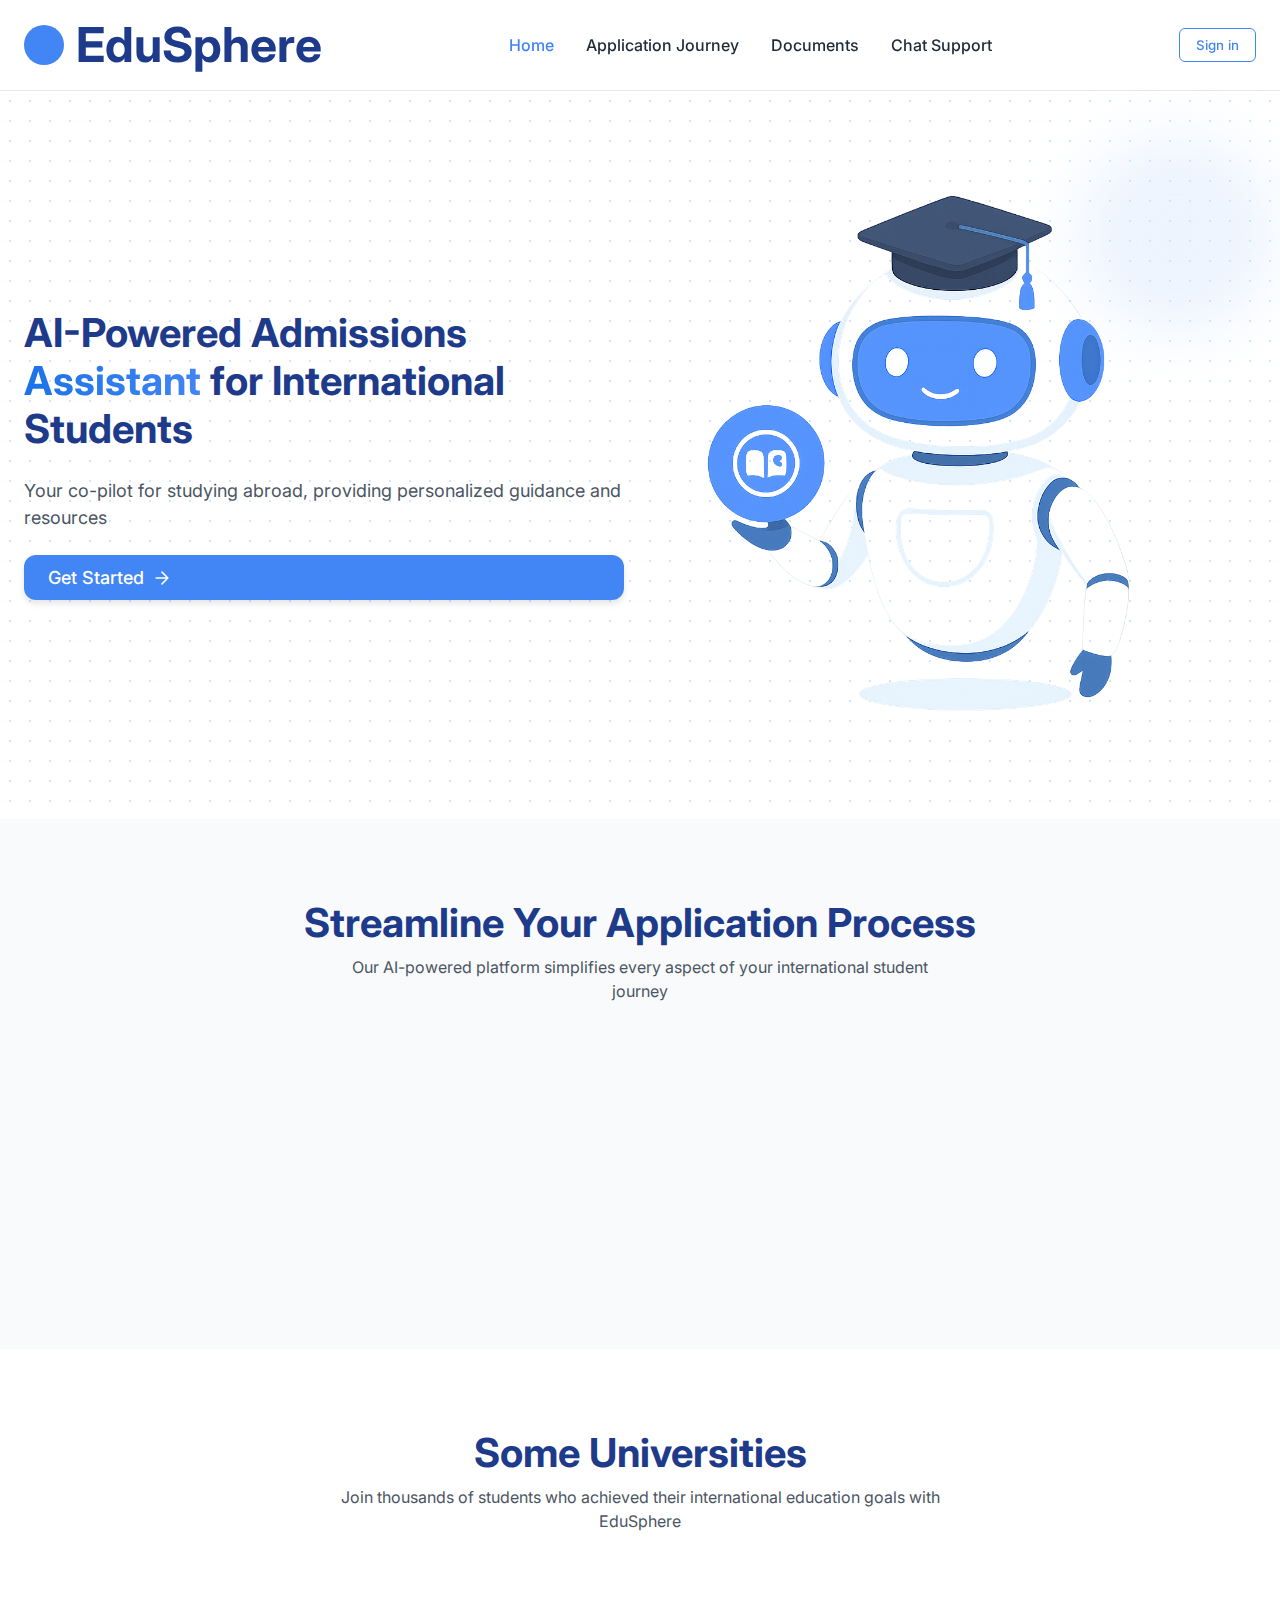
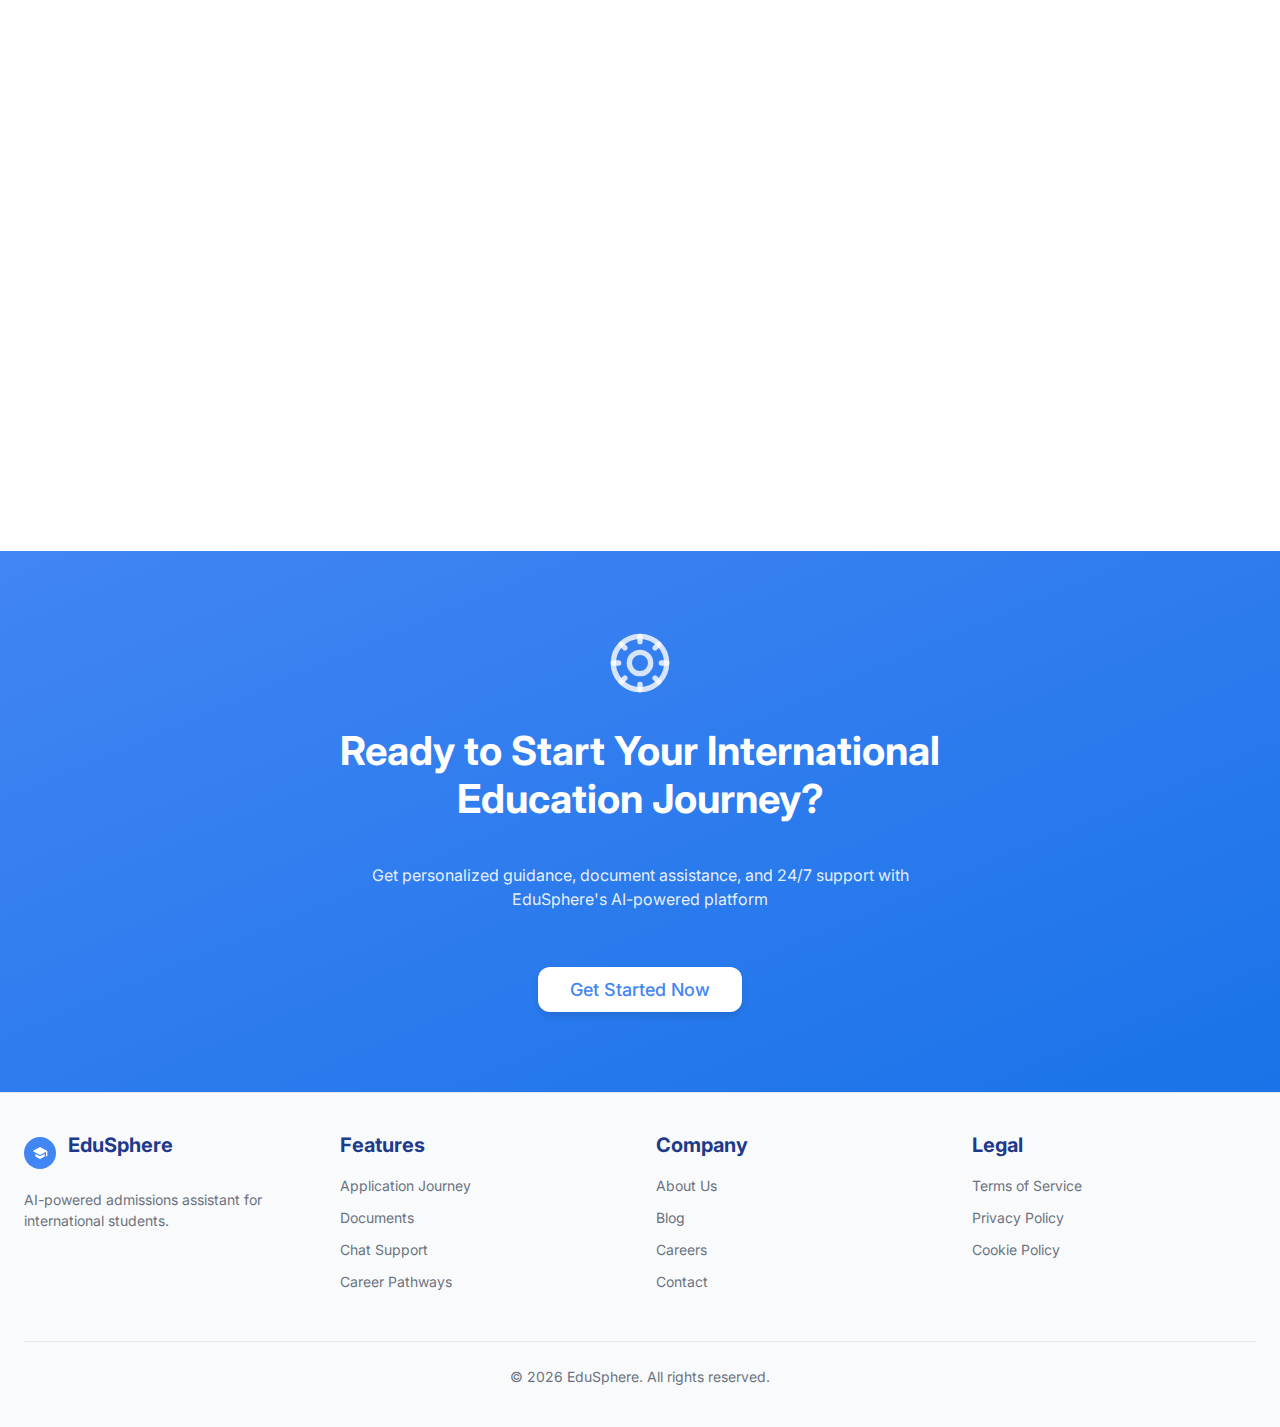
<file: index.html>
<!DOCTYPE html>
<html lang="en">
  <head>
    <meta charset="UTF-8" />
    <meta name="viewport" content="width=device-width, initial-scale=1.0" />
    <title>EduSphere - AI-Powered Admissions Assistant for International Students</title>
    <meta name="description" content="EduSphere is your AI co-pilot for international education, providing personalized guidance and resources." />
    <meta name="author" content="EduSphere" />

    <link rel="preconnect" href="https://fonts.googleapis.com" />
    <link rel="preconnect" href="https://fonts.gstatic.com" crossorigin />
    <link href="https://fonts.googleapis.com/css2?family=Inter:wght@400;500;600;700&display=swap" rel="stylesheet" />
    <link rel="stylesheet" href="styles.css" />
  </head>

  <body>
    <nav class="navbar">
      <div class="container">
        <div class="logo">
          <div class="logo-icon">
          </div>
          <a href="index.html"><h1>EduSphere</h1>
          </a>
          
        </div>
        
        <div class="nav-links" id="navLinks">
          <a href="#" class="active">Home</a>
          <a href="#features">Application Journey</a>
          <a href="#features">Documents</a>
         <a href="#features">Chat Support</a> 
        </div>
        <a href="auth.html"><button class="sign-in-btn">Sign in</button></a>
        
        
        <button class="mobile-menu-btn" id="mobileMenuBtn">
          <svg xmlns="http://www.w3.org/2000/svg" width="24" height="24" viewBox="0 0 24 24" fill="none" stroke="currentColor" stroke-width="2" stroke-linecap="round" stroke-linejoin="round">
            <line x1="4" x2="20" y1="12" y2="12"></line>
            <line x1="4" x2="20" y1="6" y2="6"></line>
            <line x1="4" x2="20" y1="18" y2="18"></line>
          </svg>
        </button>
      </div>
    </nav>

    <main>
      <section class="hero">
        <div class="container">
          <div class="hero-content">
            <h1>AI-Powered Admissions <span class="gradient-text">Assistant</span> for International Students</h1>
            <p>Your co-pilot for studying abroad, providing personalized guidance and resources</p>
            <button class="primary-btn">
              Get Started
              <svg xmlns="http://www.w3.org/2000/svg" width="20" height="20" viewBox="0 0 24 24" fill="none" stroke="currentColor" stroke-width="2" stroke-linecap="round" stroke-linejoin="round">
                <path d="M5 12h14M12 5l7 7-7 7"/>
              </svg>
            </button>
          </div>
          
          <div class="hero-image">
            <div class="blob"></div>
            <img src="robot_image.png" alt="AI Education Assistant Robot">
          </div>
        </div>
      </section>

      <section class="features" id="features">
        <div class="container">
          <h2>Streamline Your Application Process</h2>
          <p class="section-desc">Our AI-powered platform simplifies every aspect of your international student journey</p>
          
          <div class="feature-grid">
            <div class="feature-card">
              <div class="feature-icon">
                <svg xmlns="http://www.w3.org/2000/svg" width="36" height="36" viewBox="0 0 24 24" fill="none" stroke="currentColor" stroke-width="2" stroke-linecap="round" stroke-linejoin="round">
                  <path d="M21 10c0 7-9 13-9 13s-9-6-9-13a9 9 0 0 1 18 0z"></path>
                  <circle cx="12" cy="10" r="3"></circle>
                </svg>
              </div>
              <h3>Application Journey</h3>
              <p>Track your progress step by step</p>
            </div>
            
            <div class="feature-card">
              <div class="feature-icon">
                <svg xmlns="http://www.w3.org/2000/svg" width="36" height="36" viewBox="0 0 24 24" fill="none" stroke="currentColor" stroke-width="2" stroke-linecap="round" stroke-linejoin="round">
                  <path d="M14 2H6a2 2 0 0 0-2 2v16a2 2 0 0 0 2 2h12a2 2 0 0 0 2-2V8z"></path>
                  <polyline points="14 2 14 8 20 8"></polyline>
                  <line x1="16" y1="13" x2="8" y2="13"></line>
                  <line x1="16" y1="17" x2="8" y2="17"></line>
                  <polyline points="10 9 9 9 8 9"></polyline>
                </svg>
              </div>
              <h3>Documents</h3>
              <p>Generate essential application materials</p>
            </div>
            
            <div class="feature-card">
              <div class="feature-icon">
                <svg xmlns="http://www.w3.org/2000/svg" width="36" height="36" viewBox="0 0 24 24" fill="none" stroke="currentColor" stroke-width="2" stroke-linecap="round" stroke-linejoin="round">
                  <path d="M21 11.5a8.38 8.38 0 0 1-.9 3.8 8.5 8.5 0 0 1-7.6 4.7 8.38 8.38 0 0 1-3.8-.9L3 21l1.9-5.7a8.38 8.38 0 0 1-.9-3.8 8.5 8.5 0 0 1 4.7-7.6 8.38 8.38 0 0 1 3.8-.9h.5a8.48 8.48 0 0 1 8 8v.5z"></path>
                </svg>
              </div>
              <h3>Chat Support</h3>
              <p>Get instant answers to your questions</p>
            </div>
            
            <div class="feature-card">
              <div class="feature-icon">
                <svg xmlns="http://www.w3.org/2000/svg" width="36" height="36" viewBox="0 0 24 24" fill="none" stroke="currentColor" stroke-width="2" stroke-linecap="round" stroke-linejoin="round">
                  <path d="M22 10v6M2 10l10-5 10 5-10 5z"></path>
                  <path d="M6 12v5c3 3 9 3 12 0v-5"></path>
                </svg>
              </div>
              <h3>Career Pathways</h3>
              <p>Explore post-graduation opportunities</p>
            </div>
          </div>
        </div>
      </section>

      <section class="testimonials">
        <div class="container">
          <h2>Some Universities</h2>
          <p class="section-desc">Join thousands of students who achieved their international education goals with EduSphere</p>

          <div class="testimonial-grid">
            <div class="testimonial-card">
              <div class="testimonial-header">
                <div class="testimonial-avatar">
                  <img src="nottingham.jpeg" alt="University of Nottingham">
                </div>
                <div>
                  <h4>University of Nottingham</h4>
                  <p>England</p>
                </div>
              </div>
              <p class="testimonial-quote">The University of Nottingham is a research-focused, internationally recognized university with campuses in the UK, China, and Malaysia. It is known for its strong reputation, diverse student body, and global impact. The University of Nottingham is a member of both the Russell Group and Universitas 21, indicating its commitment to research and international collaboration.</p>
            </div>
            
            <div class="testimonial-card">
              <div class="testimonial-header">
                <div class="testimonial-avatar">
                  <img src="pennsylvania.jpeg" alt="University of Pennsylvania">
                </div>
                <div>
                  <h4>University of Pennsylvania</h4>
                  <p>Philadelphia, Pennsylvania</p>
                </div>
              </div>
              <p class="testimonial-quote">The University of Pennsylvania (Penn), founded in 1740, is a private Ivy League research university located in Philadelphia. It is one of the oldest universities in the United States, known for its strong academic programs, research initiatives, and diverse student body.</p>
            </div>
            
            <div class="testimonial-card">
              <div class="testimonial-header">
                <div class="testimonial-avatar">
                  <img src="washington.jpeg" alt="University of Washington">
                </div>
                <div>
                  <h4>University of Washington</h4>
                  <p>Seattle</p>
                </div>
              </div>
              <p class="testimonial-quote">Established in 1861, it's one of the oldest universities on the West Coast and is a leader in various fields, including medicine, engineering, and the sciences. The UW boasts a large campus with a sprawling library system, numerous buildings, and a thriving culture of learning and innovation</p>
            </div>
          </div>
        </div>
      </section>

      <section class="cta">
        <div class="container">
          <svg xmlns="http://www.w3.org/2000/svg" width="64" height="64" viewBox="0 0 24 24" fill="none" stroke="currentColor" stroke-width="2" stroke-linecap="round" stroke-linejoin="round">
            <path d="M12 2a10 10 0 1 0 0 20 10 10 0 1 0 0-20z"></path>
            <path d="M12 16a4 4 0 1 0 0-8 4 4 0 1 0 0 8z"></path>
            <path d="M12 2v2"></path>
            <path d="M12 22v-2"></path>
            <path d="M4.93 4.93l1.41 1.41"></path>
            <path d="M17.66 17.66l1.41 1.41"></path>
            <path d="M2 12h2"></path>
            <path d="M22 12h-2"></path>
            <path d="M6.34 17.66l-1.41 1.41"></path>
            <path d="M19.07 4.93l-1.41 1.41"></path>
          </svg>
          
          <h2>Ready to Start Your International Education Journey?</h2>
          <p>Get personalized guidance, document assistance, and 24/7 support with EduSphere's AI-powered platform</p>
          
          <button class="secondary-btn" >Get Started Now</button>
        </div>
      </section>
    </main>

    <footer>
      <div class="container">
        <div class="footer-grid">
          <div class="footer-col">
            <div class="footer-logo">
              <div class="footer-logo-icon">
                <svg width="16" height="16" viewBox="0 0 24 24" fill="none" xmlns="http://www.w3.org/2000/svg">
                  <path d="M12 3L1 9L12 15L21 10.09V17H23V9L12 3ZM5 13.18V17.18L12 21L19 17.18V13.18L12 17L5 13.18Z" fill="white"/>
                </svg>
              </div>
              <h3>EduSphere</h3>
            </div>
            <p>AI-powered admissions assistant for international students.</p>
          </div>
          
          <div class="footer-col">
            <h3>Features</h3>
            <ul>
              <li><a href="#">Application Journey</a></li>
              <li><a href="#">Documents</a></li>
              <li><a href="#">Chat Support</a></li>
              <li><a href="#">Career Pathways</a></li>
            </ul>
          </div>
          
          <div class="footer-col">
            <h3>Company</h3>
            <ul>
              <li><a href="#">About Us</a></li>
              <li><a href="#">Blog</a></li>
              <li><a href="#">Careers</a></li>
              <li><a href="#">Contact</a></li>
            </ul>
          </div>
          
          <div class="footer-col">
            <h3>Legal</h3>
            <ul>
              <li><a href="#">Terms of Service</a></li>
              <li><a href="#">Privacy Policy</a></li>
              <li><a href="#">Cookie Policy</a></li>
            </ul>
          </div>
        </div>
        
        <div class="footer-bottom">
          <p>© <span id="currentYear"></span> EduSphere. All rights reserved.</p>
        </div>
      </div>
    </footer>

    <!-- IMPORTANT: DO NOT REMOVE THIS SCRIPT TAG OR THIS VERY COMMENT! -->
    <script src="https://cdn.gpteng.co/gptengineer.js" type="module"></script>
    <script src="script.js"></script>
  </body>
</html>
</file>
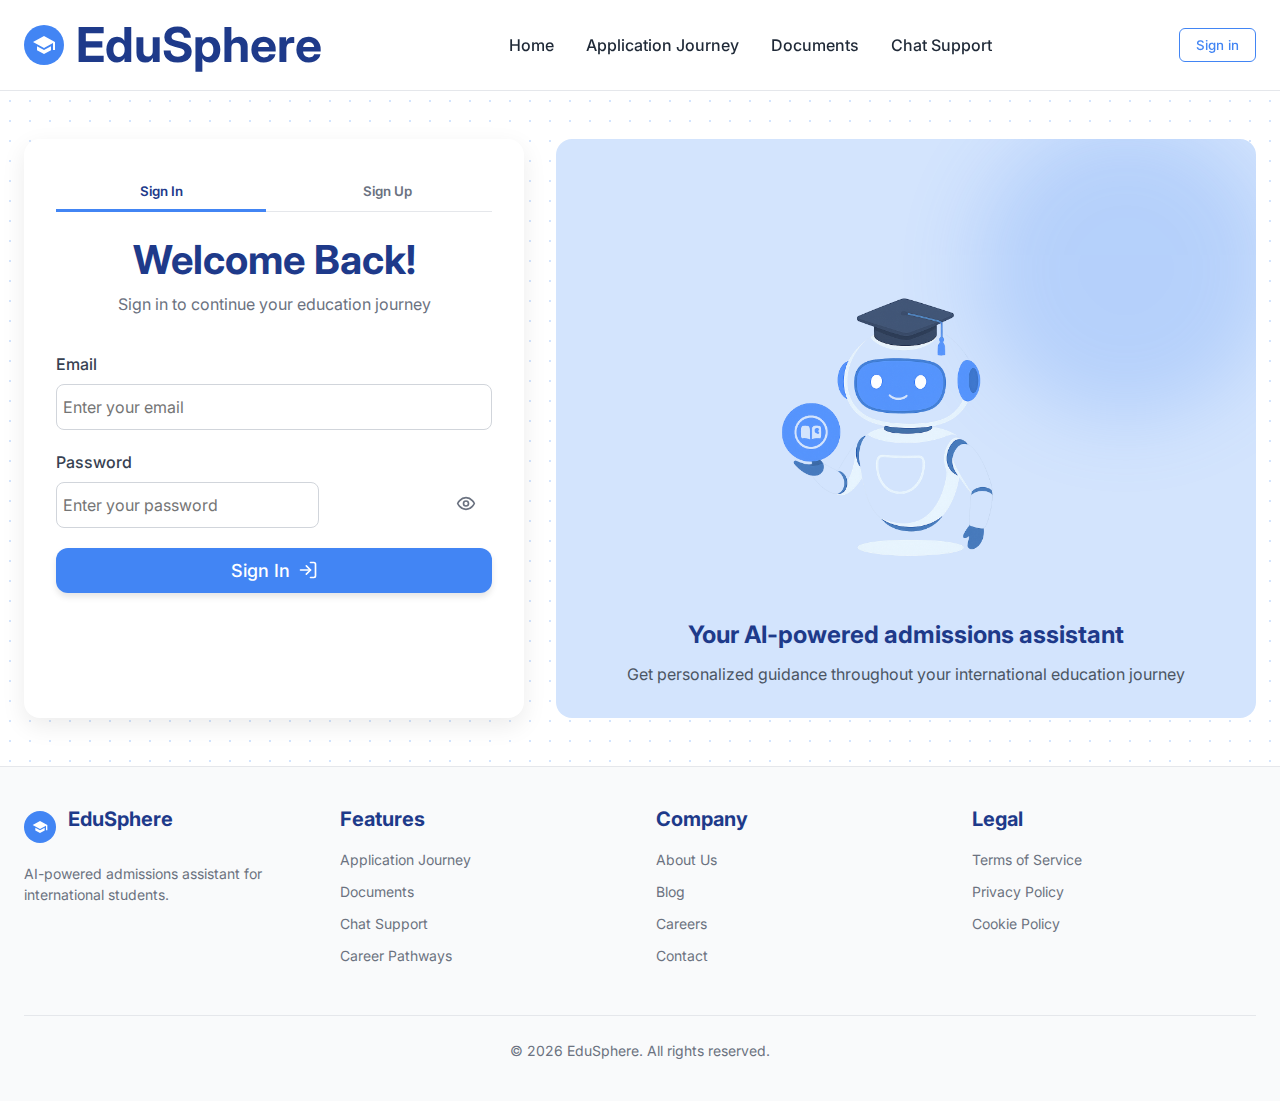
<file: auth.html>
<!DOCTYPE html>
<html lang="en">
  <head>
    <meta charset="UTF-8" />
    <meta name="viewport" content="width=device-width, initial-scale=1.0" />
    <title>EduSphere - Sign In / Sign Up</title>
    <meta name="description" content="Sign in or create a new account on EduSphere - your AI-powered admissions assistant for international students." />
    <meta name="author" content="EduSphere" />

    <meta property="og:title" content="EduSphere - Sign In / Sign Up" />
    <meta property="og:description" content="Join EduSphere to get personalized guidance for your international education journey." />
    <meta property="og:type" content="website" />
    <meta property="og:image" content="https://lovable.dev/opengraph-image-p98pqg.png" />

    <meta name="twitter:card" content="summary_large_image" />
    <meta name="twitter:site" content="@edusphere_ai" />
    <meta name="twitter:image" content="https://lovable.dev/opengraph-image-p98pqg.png" />
    
    <link rel="preconnect" href="https://fonts.googleapis.com" />
    <link rel="preconnect" href="https://fonts.gstatic.com" crossorigin />
    <link href="https://fonts.googleapis.com/css2?family=Inter:wght@400;500;600;700&display=swap" rel="stylesheet" />
    <link rel="stylesheet" href="styles.css" />
    <link rel="stylesheet" href="auth.css" />
  </head>

  <body>
    <nav class="navbar">
      <div class="container">
        <div class="logo">
          <div class="logo-icon">
            <svg width="24" height="24" viewBox="0 0 24 24" fill="none" xmlns="http://www.w3.org/2000/svg">
              <path d="M12 3L1 9L12 15L21 10.09V17H23V9L12 3ZM5 13.18V17.18L12 21L19 17.18V13.18L12 17L5 13.18Z" fill="white"/>
            </svg>
          </div>
          <h1>EduSphere</h1>
        </div>
        
        <div class="nav-links" id="navLinks">
          <a href="index.html">Home</a>
          <a href="index.html#features">Application Journey</a>
          <a href="index.html#features">Documents</a>
          <a href="index.html#features">Chat Support</a>
        </div>
        
        <button class="sign-in-btn" onclick="window.location.href='auth.html'">Sign in</button>
        
        <button class="mobile-menu-btn" id="mobileMenuBtn">
          <svg xmlns="http://www.w3.org/2000/svg" width="24" height="24" viewBox="0 0 24 24" fill="none" stroke="currentColor" stroke-width="2" stroke-linecap="round" stroke-linejoin="round">
            <line x1="4" x2="20" y1="12" y2="12"></line>
            <line x1="4" x2="20" y1="6" y2="6"></line>
            <line x1="4" x2="20" y1="18" y2="18"></line>
          </svg>
        </button>
      </div>
    </nav>

    <main>
      <section class="auth-section">
        <div class="container">
          <div class="auth-container">
            <div class="auth-tabs">
              <button class="auth-tab active" data-tab="signin">Sign In</button>
              <button class="auth-tab" data-tab="signup">Sign Up</button>
            </div>
            
            <div class="auth-forms">
              <!-- Sign In Form -->
              <form id="signin-form" class="auth-form active">
                <div class="form-header">
                  <h2>Welcome Back!</h2>
                  <p>Sign in to continue your education journey</p>
                </div>
                
                <div class="form-group">
                  <label for="signin-email">Email</label>
                  <input type="email" id="signin-email" placeholder="Enter your email" required>
                </div>
                
                <div class="form-group">
                  <label for="signin-password">Password</label>
                  <div class="password-input">
                    <input type="password" id="signin-password" placeholder="Enter your password" required>
                    <button type="button" class="password-toggle">
                      <svg xmlns="http://www.w3.org/2000/svg" width="20" height="20" viewBox="0 0 24 24" fill="none" stroke="currentColor" stroke-width="2" stroke-linecap="round" stroke-linejoin="round">
                        <path d="M2 12s3-7 10-7 10 7 10 7-3 7-10 7-10-7-10-7z"></path>
                        <circle cx="12" cy="12" r="3"></circle>
                      </svg>
                    </button>
                  </div>
                </div>
                
                <!-- <div class="form-options">
                  <div class="remember-me">
                    <input type="checkbox" id="remember">
                    <label for="remember">Remember me</label>
                  </div>
                  <a href="#" class="forgot-password">Forgot Password?</a>
                </div> -->
                
                <button type="submit" class="primary-btn auth-btn">
                  Sign In
                  <svg xmlns="http://www.w3.org/2000/svg" width="20" height="20" viewBox="0 0 24 24" fill="none" stroke="currentColor" stroke-width="2" stroke-linecap="round" stroke-linejoin="round">
                    <path d="M15 3h4a2 2 0 0 1 2 2v14a2 2 0 0 1-2 2h-4"></path>
                    <polyline points="10 17 15 12 10 7"></polyline>
                    <line x1="15" y1="12" x2="3" y2="12"></line>
                  </svg>
                </button>
                
                <!-- <div class="social-auth">
                  <p>Or sign in with</p>
                  <div class="social-buttons">
                    <button type="button" class="social-btn google">
                      <svg width="20" height="20" viewBox="0 0 24 24" fill="none" xmlns="http://www.w3.org/2000/svg">
                        <path d="M21.8055 10.0415H21V10H12V14H17.6515C16.827 16.3285 14.6115 18 12 18C8.6865 18 6 15.3135 6 12C6 8.6865 8.6865 6 12 6C13.5295 6 14.921 6.577 15.9805 7.5195L18.809 4.691C17.023 3.0265 14.634 2 12 2C6.4775 2 2 6.4775 2 12C2 17.5225 6.4775 22 12 22C17.5225 22 22 17.5225 22 12C22 11.3295 21.931 10.675 21.8055 10.0415Z" fill="#FFC107"/>
                        <path d="M3.15295 7.3455L6.43845 9.755C7.32745 7.554 9.48045 6 12 6C13.5295 6 14.921 6.577 15.9805 7.5195L18.809 4.691C17.023 3.0265 14.634 2 12 2C8.15895 2 4.82795 4.1685 3.15295 7.3455Z" fill="#FF3D00"/>
                        <path d="M12 22C14.583 22 16.93 21.0115 18.7045 19.404L15.6095 16.785C14.5718 17.5742 13.3037 18.001 12 18C9.39903 18 7.19053 16.3415 6.35853 14.027L3.09753 16.5395C4.75253 19.778 8.11353 22 12 22Z" fill="#4CAF50"/>
                        <path d="M21.8055 10.0415H21V10H12V14H17.6515C17.2571 15.1082 16.5467 16.0766 15.608 16.7855L15.6095 16.7845L18.7045 19.4035C18.4855 19.6025 22 17 22 12C22 11.3295 21.931 10.675 21.8055 10.0415Z" fill="#1976D2"/>
                      </svg>
                      Google
                    </button>
                    <button type="button" class="social-btn apple">
                      <svg width="20" height="20" viewBox="0 0 24 24" fill="currentColor" xmlns="http://www.w3.org/2000/svg">
                        <path d="M17.05 20.28c-.98.95-2.05.8-3.08.35-1.09-.46-2.09-.48-3.24 0-1.44.62-2.2.44-3.06-.35C2.79 15.25 3.51 7.59 9.05 7.31c1.35.07 2.29.74 3.08.8 1.18-.12 2.29-.84 3.5-.77 1.65.12 2.84.88 3.53 2.24-3.14 1.93-2.28 5.9.59 7.05-.61 1.64-1.48 3.27-2.7 4.65zM12.03 7.25c-.15-2.23 1.66-4.07 3.74-4.25.27 2.39-1.61 4.34-3.74 4.25z"/>
                      </svg>
                      Apple
                    </button>
                  </div>
                </div> -->
              </form>
              
              <!-- Sign Up Form -->
              <form id="signup-form" class="auth-form">
                <div class="form-header">
                  <h2>Create an Account</h2>
                  <p>Join thousands of students worldwide</p>
                </div>
                
                <div class="form-row">
                  <div class="form-group">
                    <label for="signup-firstname">First Name</label>
                    <input type="text" id="signup-firstname" placeholder="First name" required>
                  </div>
                  
                  <div class="form-group">
                    <label for="signup-lastname">Last Name</label>
                    <input type="text" id="signup-lastname" placeholder="Last name" required>
                  </div>
                </div>
                
                <div class="form-group">
                  <label for="signup-email">Email</label>
                  <input type="email" id="signup-email" placeholder="Enter your email" required>
                </div>
                
                <div class="form-group">
                  <label for="signup-password">Password</label>
                  <div class="password-input">
                    <input type="password" id="signup-password" placeholder="Create a password" required>
                    <button type="button" class="password-toggle">
                      <svg xmlns="http://www.w3.org/2000/svg" width="20" height="20" viewBox="0 0 24 24" fill="none" stroke="currentColor" stroke-width="2" stroke-linecap="round" stroke-linejoin="round">
                        <path d="M2 12s3-7 10-7 10 7 10 7-3 7-10 7-10-7-10-7z"></path>
                        <circle cx="12" cy="12" r="3"></circle>
                      </svg>
                    </button>
                  </div>
                  <div class="password-strength">
                    <div class="strength-bar">
                      <div class="strength-level" data-level="0"></div>
                    </div>
                    <span class="strength-text">Password strength</span>
                  </div>
                </div>
                
                <!-- <div class="form-group">
                  <div class="terms-checkbox">
                    <input type="checkbox" id="terms" required>
                    <label for="terms">I agree to the <a href="#">Terms of Service</a> and <a href="#">Privacy Policy</a></label>
                  </div>
                </div> -->
                
                <button type="submit" class="primary-btn auth-btn">
                  Create Account
                  <svg xmlns="http://www.w3.org/2000/svg" width="20" height="20" viewBox="0 0 24 24" fill="none" stroke="currentColor" stroke-width="2" stroke-linecap="round" stroke-linejoin="round">
                    <path d="M16 21v-2a4 4 0 0 0-4-4H5a4 4 0 0 0-4 4v2"></path>
                    <circle cx="8.5" cy="7" r="4"></circle>
                    <line x1="20" y1="8" x2="20" y2="14"></line>
                    <line x1="23" y1="11" x2="17" y2="11"></line>
                  </svg>
                </button>
                
                <!-- <div class="social-auth">
                  <p>Or sign up with</p>
                  <div class="social-buttons">
                    <button type="button" class="social-btn google">
                      <svg width="20" height="20" viewBox="0 0 24 24" fill="none" xmlns="http://www.w3.org/2000/svg">
                        <path d="M21.8055 10.0415H21V10H12V14H17.6515C16.827 16.3285 14.6115 18 12 18C8.6865 18 6 15.3135 6 12C6 8.6865 8.6865 6 12 6C13.5295 6 14.921 6.577 15.9805 7.5195L18.809 4.691C17.023 3.0265 14.634 2 12 2C6.4775 2 2 6.4775 2 12C2 17.5225 6.4775 22 12 22C17.5225 22 22 17.5225 22 12C22 11.3295 21.931 10.675 21.8055 10.0415Z" fill="#FFC107"/>
                        <path d="M3.15295 7.3455L6.43845 9.755C7.32745 7.554 9.48045 6 12 6C13.5295 6 14.921 6.577 15.9805 7.5195L18.809 4.691C17.023 3.0265 14.634 2 12 2C8.15895 2 4.82795 4.1685 3.15295 7.3455Z" fill="#FF3D00"/>
                        <path d="M12 22C14.583 22 16.93 21.0115 18.7045 19.404L15.6095 16.785C14.5718 17.5742 13.3037 18.001 12 18C9.39903 18 7.19053 16.3415 6.35853 14.027L3.09753 16.5395C4.75253 19.778 8.11353 22 12 22Z" fill="#4CAF50"/>
                        <path d="M21.8055 10.0415H21V10H12V14H17.6515C17.2571 15.1082 16.5467 16.0766 15.608 16.7855L15.6095 16.7845L18.7045 19.4035C18.4855 19.6025 22 17 22 12C22 11.3295 21.931 10.675 21.8055 10.0415Z" fill="#1976D2"/>
                      </svg>
                      Google
                    </button>
                    <button type="button" class="social-btn apple">
                      <svg width="20" height="20" viewBox="0 0 24 24" fill="currentColor" xmlns="http://www.w3.org/2000/svg">
                        <path d="M17.05 20.28c-.98.95-2.05.8-3.08.35-1.09-.46-2.09-.48-3.24 0-1.44.62-2.2.44-3.06-.35C2.79 15.25 3.51 7.59 9.05 7.31c1.35.07 2.29.74 3.08.8 1.18-.12 2.29-.84 3.5-.77 1.65.12 2.84.88 3.53 2.24-3.14 1.93-2.28 5.9.59 7.05-.61 1.64-1.48 3.27-2.7 4.65zM12.03 7.25c-.15-2.23 1.66-4.07 3.74-4.25.27 2.39-1.61 4.34-3.74 4.25z"/>
                      </svg>
                      Apple
                    </button>
                  </div>
                </div> -->
              </form>
            </div>
          </div>
          
          <div class="auth-image">
            <div class="blob"></div>
            <img src="robot_image.png" alt="EduSphere Assistant">
            <div class="image-text">
              <h3>Your AI-powered admissions assistant</h3>
              <p>Get personalized guidance throughout your international education journey</p>
            </div>
          </div>
        </div>
      </section>
    </main>

    <footer>
      <div class="container">
        <div class="footer-grid">
          <div class="footer-col">
            <div class="footer-logo">
              <div class="footer-logo-icon">
                <svg width="16" height="16" viewBox="0 0 24 24" fill="none" xmlns="http://www.w3.org/2000/svg">
                  <path d="M12 3L1 9L12 15L21 10.09V17H23V9L12 3ZM5 13.18V17.18L12 21L19 17.18V13.18L12 17L5 13.18Z" fill="white"/>
                </svg>
              </div>
              <h3>EduSphere</h3>
            </div>
            <p>AI-powered admissions assistant for international students.</p>
          </div>
          
          <div class="footer-col">
            <h3>Features</h3>
            <ul>
              <li><a href="#">Application Journey</a></li>
              <li><a href="#">Documents</a></li>
              <li><a href="#">Chat Support</a></li>
              <li><a href="#">Career Pathways</a></li>
            </ul>
          </div>
          
          <div class="footer-col">
            <h3>Company</h3>
            <ul>
              <li><a href="#">About Us</a></li>
              <li><a href="#">Blog</a></li>
              <li><a href="#">Careers</a></li>
              <li><a href="#">Contact</a></li>
            </ul>
          </div>
          
          <div class="footer-col">
            <h3>Legal</h3>
            <ul>
              <li><a href="#">Terms of Service</a></li>
              <li><a href="#">Privacy Policy</a></li>
              <li><a href="#">Cookie Policy</a></li>
            </ul>
          </div>
        </div>
        
        <div class="footer-bottom">
          <p>© <span id="currentYear"></span> EduSphere. All rights reserved.</p>
        </div>
      </div>
    </footer>

    <script src="script.js"></script>
    <script src="auth.js"></script>
  </body>
</html>
</file>
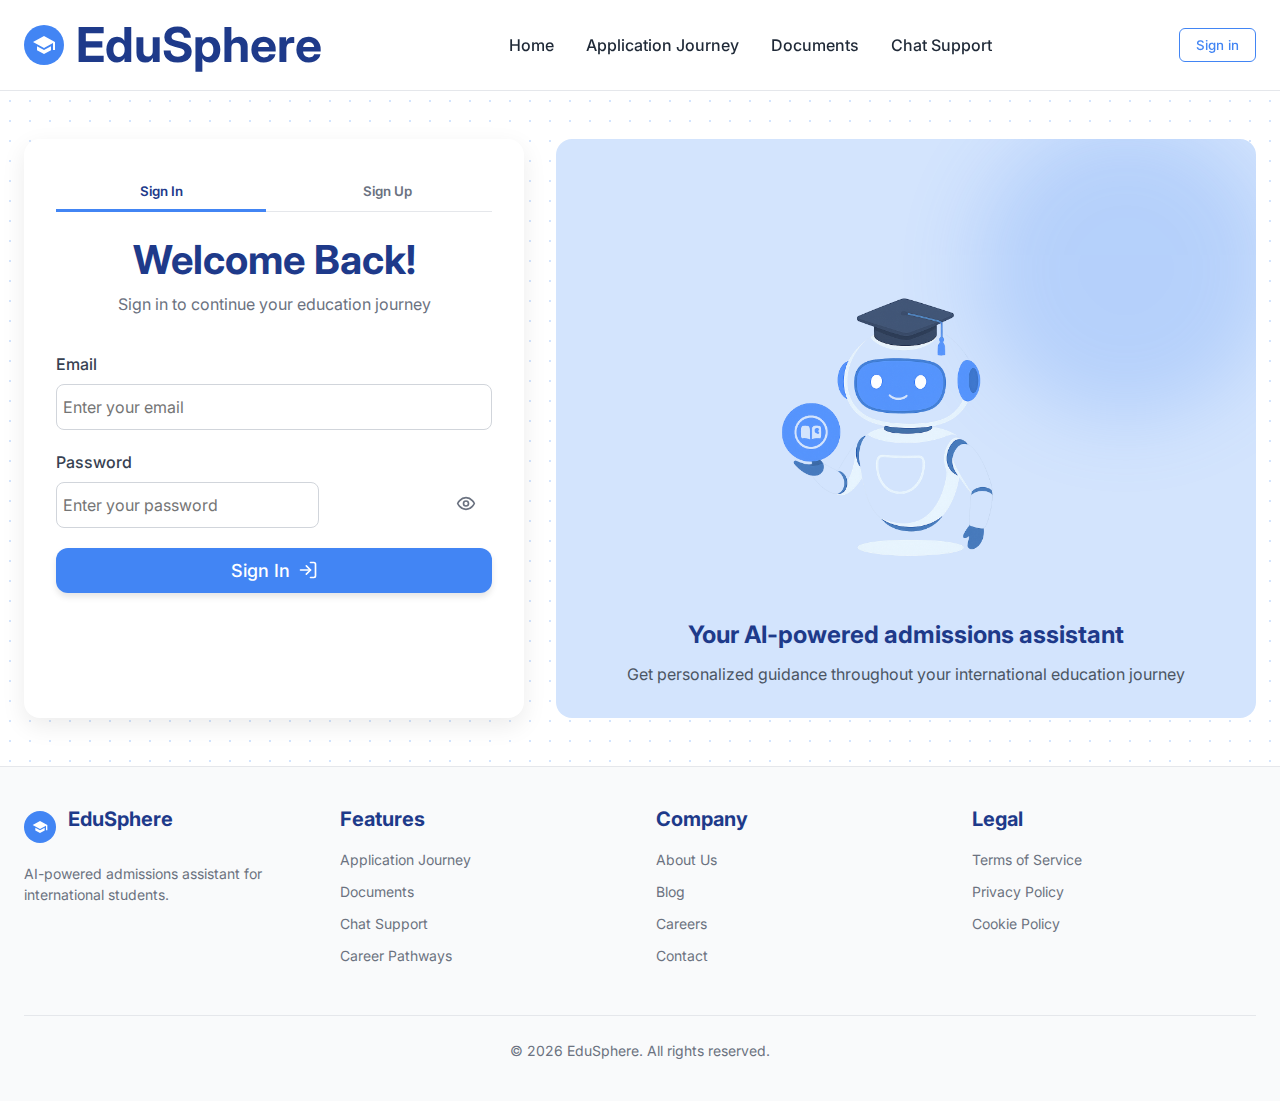
<file: register.html>
<!DOCTYPE html>
<html lang="en">
  <head>
    <meta charset="UTF-8" />
    <meta name="viewport" content="width=device-width, initial-scale=1.0" />
    <title>EduSphere - Sign In / Sign Up</title>
    <meta name="description" content="Sign in or create a new account on EduSphere - your AI-powered admissions assistant for international students." />
    <meta name="author" content="EduSphere" />

    <meta property="og:title" content="EduSphere - Sign In / Sign Up" />
    <meta property="og:description" content="Join EduSphere to get personalized guidance for your international education journey." />
    <meta property="og:type" content="website" />
    <meta property="og:image" content="https://lovable.dev/opengraph-image-p98pqg.png" />

    <meta name="twitter:card" content="summary_large_image" />
    <meta name="twitter:site" content="@edusphere_ai" />
    <meta name="twitter:image" content="https://lovable.dev/opengraph-image-p98pqg.png" />
    
    <link rel="preconnect" href="https://fonts.googleapis.com" />
    <link rel="preconnect" href="https://fonts.gstatic.com" crossorigin />
    <link href="https://fonts.googleapis.com/css2?family=Inter:wght@400;500;600;700&display=swap" rel="stylesheet" />
    <link rel="stylesheet" href="styles.css" />
    <link rel="stylesheet" href="register.css" />
  </head>

  <body>
    <nav class="navbar">
      <div class="container">
        <div class="logo">
          <div class="logo-icon">
            <svg width="24" height="24" viewBox="0 0 24 24" fill="none" xmlns="http://www.w3.org/2000/svg">
              <path d="M12 3L1 9L12 15L21 10.09V17H23V9L12 3ZM5 13.18V17.18L12 21L19 17.18V13.18L12 17L5 13.18Z" fill="white"/>
            </svg>
          </div>
          <h1>EduSphere</h1>
        </div>
        
        <div class="nav-links" id="navLinks">
          <a href="index.html">Home</a>
          <a href="index.html#features">Application Journey</a>
          <a href="index.html#features">Documents</a>
          <a href="index.html#features">Chat Support</a>
        </div>
        
        <button class="sign-in-btn" onclick="window.location.href='auth.html'">Sign in</button>
        
        <button class="mobile-menu-btn" id="mobileMenuBtn">
          <svg xmlns="http://www.w3.org/2000/svg" width="24" height="24" viewBox="0 0 24 24" fill="none" stroke="currentColor" stroke-width="2" stroke-linecap="round" stroke-linejoin="round">
            <line x1="4" x2="20" y1="12" y2="12"></line>
            <line x1="4" x2="20" y1="6" y2="6"></line>
            <line x1="4" x2="20" y1="18" y2="18"></line>
          </svg>
        </button>
      </div>
    </nav>

    <main>
      <section class="auth-section">
        <div class="container">
          <div class="auth-container">
            <div class="auth-tabs">
              <button class="auth-tab active" data-tab="signin">Sign In</button>
              <button class="auth-tab" data-tab="signup">Sign Up</button>
            </div>
            
            <div class="auth-forms">
              <!-- Sign In Form -->
              <form id="signin-form" class="auth-form active">
                <div class="form-header">
                  <h2>Welcome Back!</h2>
                  <p>Sign in to continue your education journey</p>
                </div>
                
                <div class="form-group">
                  <label for="signin-email">Email</label>
                  <input type="email" id="signin-email" name="email" placeholder="Enter your email" required>
                </div>
                
                <div class="form-group">
                  <label for="signin-password">Password</label>
                  <div class="password-input">
                    <input type="password" id="signin-password" name="password" placeholder="Enter your password" required>
                    <button type="button" class="password-toggle">
                      <svg xmlns="http://www.w3.org/2000/svg" width="20" height="20" viewBox="0 0 24 24" fill="none" stroke="currentColor" stroke-width="2" stroke-linecap="round" stroke-linejoin="round">
                        <path d="M2 12s3-7 10-7 10 7 10 7-3 7-10 7-10-7-10-7z"></path>
                        <circle cx="12" cy="12" r="3"></circle>
                      </svg>
                    </button>
                  </div>
                </div>
                
                <!-- <div class="form-options">
                  <div class="remember-me">
                    <input type="checkbox" id="remember">
                    <label for="remember">Remember me</label>
                  </div>
                  <a href="#" class="forgot-password">Forgot Password?</a>
                </div> -->
                
                <button type="submit" class="primary-btn auth-btn">
                  Sign In
                  <svg xmlns="http://www.w3.org/2000/svg" width="20" height="20" viewBox="0 0 24 24" fill="none" stroke="currentColor" stroke-width="2" stroke-linecap="round" stroke-linejoin="round">
                    <path d="M15 3h4a2 2 0 0 1 2 2v14a2 2 0 0 1-2 2h-4"></path>
                    <polyline points="10 17 15 12 10 7"></polyline>
                    <line x1="15" y1="12" x2="3" y2="12"></line>
                  </svg>
                </button>
                
                <!-- <div class="social-auth">
                  <p>Or sign in with</p>
                  <div class="social-buttons">
                    <button type="button" class="social-btn google">
                      <svg width="20" height="20" viewBox="0 0 24 24" fill="none" xmlns="http://www.w3.org/2000/svg">
                        <path d="M21.8055 10.0415H21V10H12V14H17.6515C16.827 16.3285 14.6115 18 12 18C8.6865 18 6 15.3135 6 12C6 8.6865 8.6865 6 12 6C13.5295 6 14.921 6.577 15.9805 7.5195L18.809 4.691C17.023 3.0265 14.634 2 12 2C6.4775 2 2 6.4775 2 12C2 17.5225 6.4775 22 12 22C17.5225 22 22 17.5225 22 12C22 11.3295 21.931 10.675 21.8055 10.0415Z" fill="#FFC107"/>
                        <path d="M3.15295 7.3455L6.43845 9.755C7.32745 7.554 9.48045 6 12 6C13.5295 6 14.921 6.577 15.9805 7.5195L18.809 4.691C17.023 3.0265 14.634 2 12 2C8.15895 2 4.82795 4.1685 3.15295 7.3455Z" fill="#FF3D00"/>
                        <path d="M12 22C14.583 22 16.93 21.0115 18.7045 19.404L15.6095 16.785C14.5718 17.5742 13.3037 18.001 12 18C9.39903 18 7.19053 16.3415 6.35853 14.027L3.09753 16.5395C4.75253 19.778 8.11353 22 12 22Z" fill="#4CAF50"/>
                        <path d="M21.8055 10.0415H21V10H12V14H17.6515C17.2571 15.1082 16.5467 16.0766 15.608 16.7855L15.6095 16.7845L18.7045 19.4035C18.4855 19.6025 22 17 22 12C22 11.3295 21.931 10.675 21.8055 10.0415Z" fill="#1976D2"/>
                      </svg>
                      Google
                    </button>
                    <button type="button" class="social-btn apple">
                      <svg width="20" height="20" viewBox="0 0 24 24" fill="currentColor" xmlns="http://www.w3.org/2000/svg">
                        <path d="M17.05 20.28c-.98.95-2.05.8-3.08.35-1.09-.46-2.09-.48-3.24 0-1.44.62-2.2.44-3.06-.35C2.79 15.25 3.51 7.59 9.05 7.31c1.35.07 2.29.74 3.08.8 1.18-.12 2.29-.84 3.5-.77 1.65.12 2.84.88 3.53 2.24-3.14 1.93-2.28 5.9.59 7.05-.61 1.64-1.48 3.27-2.7 4.65zM12.03 7.25c-.15-2.23 1.66-4.07 3.74-4.25.27 2.39-1.61 4.34-3.74 4.25z"/>
                      </svg>
                      Apple
                    </button>
                  </div>
                </div> -->
              </form>
              
              <!-- Sign Up Form -->
              <form id="signup-form" class="auth-form">
                <div class="form-header">
                  <h2>Create an Account</h2>
                  <p>Join thousands of students worldwide</p>
                </div>
                
                <div class="form-row">
                  <div class="form-group">
                    <label for="signup-firstname">First Name</label>
                    <input type="text" id="signup-firstname" placeholder="First name" required>
                  </div>
                  
                  <div class="form-group">
                    <label for="signup-lastname">Last Name</label>
                    <input type="text" id="signup-lastname" placeholder="Last name" required>
                  </div>
                </div>
                
                <div class="form-group">
                  <label for="signup-email">Email</label>
                  <input type="email" id="signup-email" placeholder="Enter your email" required>
                </div>
                
                <div class="form-group">
                  <label for="signup-password">Password</label>
                  <div class="password-input">
                    <input type="password" id="signup-password" placeholder="Create a password" required>
                    <button type="button" class="password-toggle">
                      <svg xmlns="http://www.w3.org/2000/svg" width="20" height="20" viewBox="0 0 24 24" fill="none" stroke="currentColor" stroke-width="2" stroke-linecap="round" stroke-linejoin="round">
                        <path d="M2 12s3-7 10-7 10 7 10 7-3 7-10 7-10-7-10-7z"></path>
                        <circle cx="12" cy="12" r="3"></circle>
                      </svg>
                    </button>
                  </div>
                  <div class="password-strength">
                    <div class="strength-bar">
                      <div class="strength-level" data-level="0"></div>
                    </div>
                    <span class="strength-text">Password strength</span>
                  </div>
                </div>
                
                <!-- <div class="form-group">
                  <div class="terms-checkbox">
                    <input type="checkbox" id="terms" required>
                    <label for="terms">I agree to the <a href="#">Terms of Service</a> and <a href="#">Privacy Policy</a></label>
                  </div>
                </div> -->
                
                <button type="submit" class="primary-btn auth-btn">
                  Create Account
                  <svg xmlns="http://www.w3.org/2000/svg" width="20" height="20" viewBox="0 0 24 24" fill="none" stroke="currentColor" stroke-width="2" stroke-linecap="round" stroke-linejoin="round">
                    <path d="M16 21v-2a4 4 0 0 0-4-4H5a4 4 0 0 0-4 4v2"></path>
                    <circle cx="8.5" cy="7" r="4"></circle>
                    <line x1="20" y1="8" x2="20" y2="14"></line>
                    <line x1="23" y1="11" x2="17" y2="11"></line>
                  </svg>
                </button>
                
                <!-- <div class="social-auth">
                  <p>Or sign up with</p>
                  <div class="social-buttons">
                    <button type="button" class="social-btn google">
                      <svg width="20" height="20" viewBox="0 0 24 24" fill="none" xmlns="http://www.w3.org/2000/svg">
                        <path d="M21.8055 10.0415H21V10H12V14H17.6515C16.827 16.3285 14.6115 18 12 18C8.6865 18 6 15.3135 6 12C6 8.6865 8.6865 6 12 6C13.5295 6 14.921 6.577 15.9805 7.5195L18.809 4.691C17.023 3.0265 14.634 2 12 2C6.4775 2 2 6.4775 2 12C2 17.5225 6.4775 22 12 22C17.5225 22 22 17.5225 22 12C22 11.3295 21.931 10.675 21.8055 10.0415Z" fill="#FFC107"/>
                        <path d="M3.15295 7.3455L6.43845 9.755C7.32745 7.554 9.48045 6 12 6C13.5295 6 14.921 6.577 15.9805 7.5195L18.809 4.691C17.023 3.0265 14.634 2 12 2C8.15895 2 4.82795 4.1685 3.15295 7.3455Z" fill="#FF3D00"/>
                        <path d="M12 22C14.583 22 16.93 21.0115 18.7045 19.404L15.6095 16.785C14.5718 17.5742 13.3037 18.001 12 18C9.39903 18 7.19053 16.3415 6.35853 14.027L3.09753 16.5395C4.75253 19.778 8.11353 22 12 22Z" fill="#4CAF50"/>
                        <path d="M21.8055 10.0415H21V10H12V14H17.6515C17.2571 15.1082 16.5467 16.0766 15.608 16.7855L15.6095 16.7845L18.7045 19.4035C18.4855 19.6025 22 17 22 12C22 11.3295 21.931 10.675 21.8055 10.0415Z" fill="#1976D2"/>
                      </svg>
                      Google
                    </button>
                    <button type="button" class="social-btn apple">
                      <svg width="20" height="20" viewBox="0 0 24 24" fill="currentColor" xmlns="http://www.w3.org/2000/svg">
                        <path d="M17.05 20.28c-.98.95-2.05.8-3.08.35-1.09-.46-2.09-.48-3.24 0-1.44.62-2.2.44-3.06-.35C2.79 15.25 3.51 7.59 9.05 7.31c1.35.07 2.29.74 3.08.8 1.18-.12 2.29-.84 3.5-.77 1.65.12 2.84.88 3.53 2.24-3.14 1.93-2.28 5.9.59 7.05-.61 1.64-1.48 3.27-2.7 4.65zM12.03 7.25c-.15-2.23 1.66-4.07 3.74-4.25.27 2.39-1.61 4.34-3.74 4.25z"/>
                      </svg>
                      Apple
                    </button>
                  </div>
                </div> -->
              </form>
            </div>
          </div>
          
          <div class="auth-image">
            <div class="blob"></div>
            <img src="robot_image.png" alt="EduSphere Assistant">
            <div class="image-text">
              <h3>Your AI-powered admissions assistant</h3>
              <p>Get personalized guidance throughout your international education journey</p>
            </div>
          </div>
        </div>
      </section>
    </main>

    <footer>
      <div class="container">
        <div class="footer-grid">
          <div class="footer-col">
            <div class="footer-logo">
              <div class="footer-logo-icon">
                <svg width="16" height="16" viewBox="0 0 24 24" fill="none" xmlns="http://www.w3.org/2000/svg">
                  <path d="M12 3L1 9L12 15L21 10.09V17H23V9L12 3ZM5 13.18V17.18L12 21L19 17.18V13.18L12 17L5 13.18Z" fill="white"/>
                </svg>
              </div>
              <h3>EduSphere</h3>
            </div>
            <p>AI-powered admissions assistant for international students.</p>
          </div>
          
          <div class="footer-col">
            <h3>Features</h3>
            <ul>
              <li><a href="#">Application Journey</a></li>
              <li><a href="#">Documents</a></li>
              <li><a href="#">Chat Support</a></li>
              <li><a href="#">Career Pathways</a></li>
            </ul>
          </div>
          
          <div class="footer-col">
            <h3>Company</h3>
            <ul>
              <li><a href="#">About Us</a></li>
              <li><a href="#">Blog</a></li>
              <li><a href="#">Careers</a></li>
              <li><a href="#">Contact</a></li>
            </ul>
          </div>
          
          <div class="footer-col">
            <h3>Legal</h3>
            <ul>
              <li><a href="#">Terms of Service</a></li>
              <li><a href="#">Privacy Policy</a></li>
              <li><a href="#">Cookie Policy</a></li>
            </ul>
          </div>
        </div>
        
        <div class="footer-bottom">
          <p>© <span id="currentYear"></span> EduSphere. All rights reserved.</p>
        </div>
      </div>
    </footer>

    <script src="script.js"></script>
    <script src="register.js"></script>
  </body>
</html>
</file>
<file: styles.css>
/* Base styles and variables */
:root {
  --edusphere-blue: #4285f4;
  --edusphere-darkBlue: #1a73e8;
  --edusphere-navy: #1e3a8a;
  --edusphere-lightBlue: #d3e4fd;
  --gray-50: #f9fafb;
  --gray-100: #f3f4f6;
  --gray-200: #e5e7eb;
  --gray-300: #d1d5db;
  --gray-400: #9ca3af;
  --gray-500: #6b7280;
  --gray-600: #4b5563;
  --gray-700: #374151;
  --gray-800: #1f2937;
  --white: #ffffff;
  --black: #000000;
}

/* Global styles */
* {
  margin: 0;
  padding: 0;
  box-sizing: border-box;
  font-family: 'Inter', sans-serif;
}

body {
  color: var(--gray-800);
  line-height: 1.5;
}

.container {
  width: 100%;
  max-width: 1280px;
  margin: 0 auto;
  padding: 0 1.5rem;
}

a {
  text-decoration: none;
  color: inherit;
}

ul {
  list-style: none;
}

/* Typography */
h1, h2, h3, h4 {
  color: var(--edusphere-navy);
  font-weight: 700;
  line-height: 1.2;
}

h1 {
  font-size: 2.5rem;
}

h2 {
  font-size: 2rem;
  margin-bottom: 0.5rem;
  text-align: center;
}

h3 {
  font-size: 1.25rem;
  margin-bottom: 0.5rem;
}

.section-desc {
  text-align: center;
  color: var(--gray-600);
  max-width: 600px;
  margin: 0 auto 3rem;
}

/* Navbar */
.navbar {
  padding: 1rem 0;
  background-color: rgba(255, 255, 255, 0.8);
  backdrop-filter: blur(8px);
  position: sticky;
  top: 0;
  z-index: 50;
  border-bottom: 1px solid var(--gray-200);
}

.navbar .container {
  display: flex;
  align-items: center;
  justify-content: space-between;
}

.logo {
  display: flex;
  align-items: center;
  gap: 0.75rem;
}

.logo-icon {
  width: 2.5rem;
  height: 2.5rem;
  background-color: var(--edusphere-blue);
  border-radius: 50%;
  display: flex;
  align-items: center;
  justify-content: center;
}

.nav-links {
  display: none;
}

.nav-links a {
  margin: 0 1rem;
  font-weight: 500;
  transition: color 0.2s;
}

.nav-links a:hover,
.nav-links a.active {
  color: var(--edusphere-blue);
}

.sign-in-btn {
  display: none;
  padding: 0.5rem 1rem;
  background: transparent;
  border: 1px solid var(--edusphere-blue);
  color: var(--edusphere-blue);
  border-radius: 0.375rem;
  font-weight: 500;
  cursor: pointer;
  transition: background-color 0.2s, color 0.2s;
}

.sign-in-btn:hover {
  background-color: var(--edusphere-blue);
  color: white;
}

.mobile-menu-btn {
  background: transparent;
  border: none;
  cursor: pointer;
  color: var(--gray-700);
}

/* Button styles */
.primary-btn {
  display: inline-flex;
  align-items: center;
  gap: 0.5rem;
  padding: 0.75rem 1.5rem;
  background-color: var(--edusphere-blue);
  color: white;
  border: none;
  border-radius: 0.75rem;
  font-weight: 500;
  font-size: 1.125rem;
  cursor: pointer;
  transition: background-color 0.2s;
  box-shadow: 0 4px 6px rgba(0, 0, 0, 0.1);
}

.primary-btn:hover {
  background-color: var(--edusphere-darkBlue);
}

.secondary-btn {
  padding: 0.75rem 2rem;
  background-color: white;
  color: var(--edusphere-blue);
  border: none;
  border-radius: 0.75rem;
  font-weight: 500;
  font-size: 1.125rem;
  cursor: pointer;
  transition: background-color 0.2s;
  box-shadow: 0 4px 6px rgba(0, 0, 0, 0.1);
  
}

.secondary-btn:hover {
  background-color: #f8f9fa;
}

/* Hero section */
.hero {
  padding: 4rem 0;
  position: relative;
  overflow: hidden;
  background-image: radial-gradient(var(--edusphere-lightBlue) 1px, transparent 1px);
  background-size: 20px 20px;
}

.hero .container {
  display: flex;
  flex-direction: column;
  gap: 2rem;
}

.hero-content {
  display: flex;
  flex-direction: column;
  gap: 1.5rem;
  max-width: 900px;
}

.hero-content h1 {
  font-size: 2.5rem;
  line-height: 1.2;
}

.gradient-text {
  background-clip: text;
  -webkit-background-clip: text;
  color: transparent;
  background-image: linear-gradient(to right, var(--edusphere-darkBlue), var(--edusphere-blue));
}

.hero-content p {
  font-size: 1.125rem;
  color: var(--gray-600);
}

.hero-image {
  position: relative;
  width: 100%;
  display: flex;
  justify-content: center;
}

.blob {
  position: absolute;
  top: -20px;
  right: -20px;
  width: 200px;
  height: 200px;
  background-color: var(--edusphere-lightBlue);
  border-radius: 50%;
  opacity: 0.4;
  filter: blur(30px);
  z-index: -1;
}

.hero-image img {
  max-width: 100%;
  height: auto;
  animation: float 3s ease-in-out infinite;
}

@keyframes float {
  0%, 100% {
    transform: translateY(0);
  }
  50% {
    transform: translateY(-10px);
  }
}

/* Features section */
.features {
  padding: 5rem 0;
  background-color: var(--gray-50);
}

.feature-grid {
  display: grid;
  grid-template-columns: 1fr;
  gap: 2rem;
}

.feature-card {
  position: relative;
  display: flex;
  flex-direction: column;
  align-items: center;
  justify-content: center;
  padding: 1.5rem;
  background-color: white;
  border-radius: 1rem;
  border: 1px solid var(--gray-100);
  box-shadow: 0 4px 6px rgba(0, 0, 0, 0.05);
  transition: all 0.3s;
  overflow: hidden;
  text-align: center;
}

.feature-card::before {
  content: '';
  position: absolute;
  top: 0;
  left: 0;
  width: 100%;
  height: 0.25rem;
  background-color: var(--edusphere-blue);
  opacity: 0;
  transition: opacity 0.3s;
}

.feature-card:hover {
  transform: translateY(-0.5rem);
  box-shadow: 0 10px 15px rgba(0, 0, 0, 0.05);
  animation: wobble 1s ease-in-out;
}

.feature-card:hover::before {
  opacity: 1;
}

@keyframes wobble {
  0%, 100% {
    transform: translateY(-0.5rem);
  }
  25% {
    transform: translateY(-0.5rem) translateX(5px);
  }
  50% {
    transform: translateY(-0.5rem) translateX(-5px);
  }
  75% {
    transform: translateY(-0.5rem) translateX(5px);
  }
}

.feature-icon {
  width: 4rem;
  height: 4rem;
  margin-bottom: 1.5rem;
  background-color: var(--edusphere-lightBlue);
  border-radius: 50%;
  display: flex;
  align-items: center;
  justify-content: center;
  transition: background-color 0.3s;
}

.feature-card:hover .feature-icon {
  background-color: rgba(66, 133, 244, 0.1);
}

.feature-icon svg {
  color: var(--edusphere-blue);
}

.feature-card h3 {
  margin-bottom: 0.5rem;
}

.feature-card p {
  color: var(--gray-500);
}

/* Testimonials section */
.testimonials {
  padding: 5rem 0;
}

.testimonial-grid {
  display: grid;
  grid-template-columns: 1fr;
  gap: 2rem;
}

.testimonial-card {
  padding: 2rem;
  background-color: white;
  border-radius: 1rem;
  border: 1px solid var(--gray-100);
  box-shadow: 0 4px 6px rgba(0, 0, 0, 0.05);
  transition: all 0.3s;
  text-align: left;
}

.testimonial-card:hover {
  transform: translateY(-0.5rem);
  box-shadow: 0 10px 15px rgba(0, 0, 0, 0.05);
  animation: wobble 1s ease-in-out;
}

.testimonial-header {
  display: flex;
  align-items: center;
  gap: 1rem;
  margin-bottom: 1.5rem;
}

.testimonial-avatar {
  width: 10rem;
  height: 10rem;
  border-radius: 10%;
  overflow: hidden;
}

.testimonial-avatar img {
  width: 100%;
  height: 100%;
  object-fit: cover;
}

.testimonial-header h4 {
  margin-bottom: 0.25rem;
}

.testimonial-header p {
  font-size: 0.875rem;
  color: var(--gray-500);
}

.testimonial-quote {
  color: var(--gray-600);
  font-style: italic;
}

/* CTA section */
.cta {
  padding: 5rem 1.5rem;
  background: linear-gradient(to bottom right, var(--edusphere-blue), var(--edusphere-darkBlue));
  color: white;
  text-align: center;
}

.cta .container {
  display: flex;
  flex-direction: column;
  align-items: center;
  gap: 2rem;
}

.cta svg {
  color: rgba(255, 255, 255, 0.8);
}

.cta h2 {
  color: white;
  max-width: 600px;
}

.cta p {
  color: rgba(255, 255, 255, 0.9);
  max-width: 600px;
  margin-bottom: 1.5rem;
}

/* Footer */
footer {
  padding: 2.5rem 0;
  background-color: var(--gray-50);
  border-top: 1px solid var(--gray-200);
}

.footer-grid {
  display: grid;
  grid-template-columns: 1fr;
  gap: 2rem;
}

.footer-logo {
  display: flex;
  align-items: center;
  gap: 0.75rem;
  margin-bottom: 1rem;
}

.footer-logo-icon {
  width: 2rem;
  height: 2rem;
  background-color: var(--edusphere-blue);
  border-radius: 50%;
  display: flex;
  align-items: center;
  justify-content: center;
}

.footer-col p {
  color: var(--gray-500);
  font-size: 0.875rem;
}

.footer-col h3 {
  margin-bottom: 1rem;
}

.footer-col ul {
  display: flex;
  flex-direction: column;
  gap: 0.5rem;
}

.footer-col ul li a {
  font-size: 0.875rem;
  color: var(--gray-500);
  transition: color 0.2s;
}

.footer-col ul li a:hover {
  color: var(--edusphere-blue);
}

.footer-bottom {
  margin-top: 3rem;
  padding-top: 1.5rem;
  border-top: 1px solid var(--gray-200);
  text-align: center;
}

.footer-bottom p {
  font-size: 0.875rem;
  color: var(--gray-500);
}

/* Media queries for responsive design */
@media (min-width: 768px) {
  h1 {
    font-size: 3rem;
  }
  
  h2 {
    font-size: 2.5rem;
  }
  
  .nav-links {
    display: flex;
  }
  
  .sign-in-btn {
    display: block;
  }
  
  .mobile-menu-btn {
    display: none;
  }
  
  .hero .container {
    flex-direction: row;
    align-items: center;
  }
  
  .hero-content {
    flex: 1;
  }
  
  .hero-image {
    flex: 1;
  }
  
  .feature-grid {
    grid-template-columns: repeat(2, 1fr);
  }
  
  .testimonial-grid {
    grid-template-columns: repeat(3, 1fr);
  }
  
  .footer-grid {
    grid-template-columns: repeat(4, 1fr);
  }
}

@media (min-width: 1024px) {
  .feature-grid {
    grid-template-columns: repeat(4, 1fr);
  }
}
</file>
<file: auth.css>
/* Auth page specific styles */
.auth-section {
  min-height: calc(100vh - 250px);
  padding: 3rem 0;
  background-image: radial-gradient(var(--edusphere-lightBlue) 1px, transparent 1px);
  background-size: 20px 20px;
}

.auth-section .container {
  display: flex;
  flex-direction: column;
  gap: 2rem;
}

.auth-container {
  background-color: white;
  border-radius: 1rem;
  padding: 2rem;
  box-shadow: 0 8px 24px rgba(0, 0, 0, 0.08);
  width: 100%;
  max-width: 500px;
  margin: 0 auto;
}

.auth-tabs {
  display: flex;
  gap: 1rem;
  margin-bottom: 1.5rem;
  border-bottom: 1px solid var(--gray-200);
}

.auth-tab {
  background: none;
  border: none;
  padding: 0.75rem 0;
  font-weight: 600;
  color: var(--gray-500);
  cursor: pointer;
  position: relative;
  width: 50%;
  text-align: center;
}

.auth-tab::after {
  content: '';
  position: absolute;
  bottom: -1px;
  left: 0;
  width: 100%;
  height: 3px;
  background-color: var(--edusphere-blue);
  transform: scaleX(0);
  transition: transform 0.3s ease;
}

.auth-tab.active {
  color: var(--edusphere-navy);
}

.auth-tab.active::after {
  transform: scaleX(1);
}

.auth-forms {
  position: relative;
  min-height: 450px;
}

.auth-form {
  display: none;
  flex-direction: column;
  gap: 1.25rem;
}

.auth-form.active {
  display: flex;
}

.form-header {
  text-align: center;
  margin-bottom: 1rem;
}

.form-header h2 {
  color: var(--edusphere-navy);
  margin-bottom: 0.5rem;
}

.form-header p {
  color: var(--gray-500);
}

.form-group {
  display: flex;
  flex-direction: column;
  gap: 0.5rem;
}

.form-row {
  display: flex;
  gap: 1rem;
}

.form-row .form-group {
  flex: 1;
}

.form-group label {
  font-weight: 500;
  color: var(--gray-700);
}

.form-group input {
  padding: 0.75rem 0.40rem;
  border: 1px solid var(--gray-300);
  border-radius: 0.5rem;
  font-size: 1rem;
  transition: border-color 0.2s;
}

.form-group input:focus {
  outline: none;
  border-color: var(--edusphere-blue);
  box-shadow: 0 0 0 3px rgba(66, 133, 244, 0.1);
}

.password-input {
  position: relative;
}

.password-toggle {
  position: absolute;
  right: 1rem;
  top: 50%;
  transform: translateY(-50%);
  background: none;
  border: none;
  color: var(--gray-500);
  cursor: pointer;
}

.password-strength {
  display: flex;
  align-items: center;
  gap: 0.5rem;
  margin-top: 0.5rem;
}

.strength-bar {
  height: 4px;
  background-color: var(--gray-200);
  border-radius: 2px;
  flex: 1;
  overflow: hidden;
}

.strength-level {
  height: 100%;
  width: 0;
  border-radius: 2px;
  transition: width 0.3s, background-color 0.3s;
}

.strength-level[data-level="1"] {
  width: 25%;
  background-color: #ff4d4f;
}

.strength-level[data-level="2"] {
  width: 50%;
  background-color: #faad14;
}

.strength-level[data-level="3"] {
  width: 75%;
  background-color: #52c41a;
}

.strength-level[data-level="4"] {
  width: 100%;
  background-color: #1890ff;
}

.strength-text {
  font-size: 0.75rem;
  color: var(--gray-500);
}

.form-options {
  display: flex;
  justify-content: space-between;
  align-items: center;
}

.remember-me {
  display: flex;
  align-items: center;
  gap: 0.5rem;
}

.remember-me input[type="checkbox"] {
  width: 1rem;
  height: 1rem;
  accent-color: var(--edusphere-blue);
}

.forgot-password {
  color: var(--edusphere-blue);
  font-size: 0.875rem;
  text-decoration: none;
}

.forgot-password:hover {
  text-decoration: underline;
}

.auth-btn {
  width: 100%;
  justify-content: center;
}

.terms-checkbox {
  display: flex;
  align-items: flex-start;
  gap: 0.5rem;
}

.terms-checkbox input[type="checkbox"] {
  margin-top: 0.25rem;
  width: 1rem;
  height: 1rem;
  accent-color: var(--edusphere-blue);
}

.terms-checkbox label {
  font-size: 0.875rem;
  line-height: 1.5;
  color: var(--gray-600);
}

.terms-checkbox a {
  color: var(--edusphere-blue);
  text-decoration: none;
}

.terms-checkbox a:hover {
  text-decoration: underline;
}

.social-auth {
  display: flex;
  flex-direction: column;
  align-items: center;
  gap: 1rem;
  margin-top: 1rem;
}

.social-auth p {
  color: var(--gray-500);
  font-size: 0.875rem;
  position: relative;
  width: 100%;
  text-align: center;
}

.social-auth p::before,
.social-auth p::after {
  content: "";
  position: absolute;
  top: 50%;
  width: 30%;
  height: 1px;
  background-color: var(--gray-200);
}

.social-auth p::before {
  left: 0;
}

.social-auth p::after {
  right: 0;
}

.social-buttons {
  display: flex;
  gap: 1rem;
  width: 100%;
}

.social-btn {
  flex: 1;
  display: flex;
  align-items: center;
  justify-content: center;
  gap: 0.5rem;
  padding: 0.75rem;
  border: 1px solid var(--gray-200);
  border-radius: 0.5rem;
  background-color: white;
  font-weight: 500;
  cursor: pointer;
  transition: background-color 0.2s;
}

.social-btn:hover {
  background-color: var(--gray-50);
}

.social-btn svg {
  width: 1.25rem;
  height: 1.25rem;
}

.auth-image {
  display: none;
  position: relative;
  flex: 1;
  align-items: center;
  justify-content: center;
  overflow: hidden;
  border-radius: 1rem;
  background-color: var(--edusphere-lightBlue);
}

.auth-image img {
  width: 70%;
  max-width: 300px;
  z-index: 1;
  animation: float 3s ease-in-out infinite;
}

.auth-image .blob {
  position: absolute;
  width: 300px;
  height: 300px;
  background-color: var(--edusphere-blue);
  opacity: 0.2;
  border-radius: 50%;
  filter: blur(40px);
  z-index: 0;
}

.image-text {
  position: absolute;
  bottom: 2rem;
  left: 2rem;
  right: 2rem;
  text-align: center;
  color: var(--edusphere-navy);
  z-index: 1;
}

.image-text h3 {
  font-size: 1.5rem;
  margin-bottom: 0.75rem;
}

.image-text p {
  font-size: 1rem;
  color: var(--gray-600);
}

/* Media queries */
@media (min-width: 768px) {
  .auth-section .container {
    flex-direction: row;
    align-items: stretch;
  }
  
  .auth-container {
    flex: 1;
    margin: 0;
  }
  
  .auth-image {
    display: flex;
    flex: 1;
  }
}

@media (max-width: 767px) {
  .form-row {
    flex-direction: column;
    gap: 1.25rem;
  }
}
</file>
<file: register.css>
/* Auth page specific styles */
.auth-section {
  min-height: calc(100vh - 250px);
  padding: 3rem 0;
  background-image: radial-gradient(var(--edusphere-lightBlue) 1px, transparent 1px);
  background-size: 20px 20px;
}

.auth-section .container {
  display: flex;
  flex-direction: column;
  gap: 2rem;
}

.auth-container {
  background-color: white;
  border-radius: 1rem;
  padding: 2rem;
  box-shadow: 0 8px 24px rgba(0, 0, 0, 0.08);
  width: 100%;
  max-width: 500px;
  margin: 0 auto;
}

.auth-tabs {
  display: flex;
  gap: 1rem;
  margin-bottom: 1.5rem;
  border-bottom: 1px solid var(--gray-200);
}

.auth-tab {
  background: none;
  border: none;
  padding: 0.75rem 0;
  font-weight: 600;
  color: var(--gray-500);
  cursor: pointer;
  position: relative;
  width: 50%;
  text-align: center;
}

.auth-tab::after {
  content: '';
  position: absolute;
  bottom: -1px;
  left: 0;
  width: 100%;
  height: 3px;
  background-color: var(--edusphere-blue);
  transform: scaleX(0);
  transition: transform 0.3s ease;
}

.auth-tab.active {
  color: var(--edusphere-navy);
}

.auth-tab.active::after {
  transform: scaleX(1);
}

.auth-forms {
  position: relative;
  min-height: 450px;
}

.auth-form {
  display: none;
  flex-direction: column;
  gap: 1.25rem;
}

.auth-form.active {
  display: flex;
}

.form-header {
  text-align: center;
  margin-bottom: 1rem;
}

.form-header h2 {
  color: var(--edusphere-navy);
  margin-bottom: 0.5rem;
}

.form-header p {
  color: var(--gray-500);
}

.form-group {
  display: flex;
  flex-direction: column;
  gap: 0.5rem;
}

.form-row {
  display: flex;
  gap: 1rem;
}

.form-row .form-group {
  flex: 1;
}

.form-group label {
  font-weight: 500;
  color: var(--gray-700);
}

.form-group input {
  padding: 0.75rem 0.40rem;
  border: 1px solid var(--gray-300);
  border-radius: 0.5rem;
  font-size: 1rem;
  transition: border-color 0.2s;
}

.form-group input:focus {
  outline: none;
  border-color: var(--edusphere-blue);
  box-shadow: 0 0 0 3px rgba(66, 133, 244, 0.1);
}

.password-input {
  position: relative;
}

.password-toggle {
  position: absolute;
  right: 1rem;
  top: 50%;
  transform: translateY(-50%);
  background: none;
  border: none;
  color: var(--gray-500);
  cursor: pointer;
}

.password-strength {
  display: flex;
  align-items: center;
  gap: 0.5rem;
  margin-top: 0.5rem;
}

.strength-bar {
  height: 4px;
  background-color: var(--gray-200);
  border-radius: 2px;
  flex: 1;
  overflow: hidden;
}

.strength-level {
  height: 100%;
  width: 0;
  border-radius: 2px;
  transition: width 0.3s, background-color 0.3s;
}

.strength-level[data-level="1"] {
  width: 25%;
  background-color: #ff4d4f;
}

.strength-level[data-level="2"] {
  width: 50%;
  background-color: #faad14;
}

.strength-level[data-level="3"] {
  width: 75%;
  background-color: #52c41a;
}

.strength-level[data-level="4"] {
  width: 100%;
  background-color: #1890ff;
}

.strength-text {
  font-size: 0.75rem;
  color: var(--gray-500);
}

.form-options {
  display: flex;
  justify-content: space-between;
  align-items: center;
}

.remember-me {
  display: flex;
  align-items: center;
  gap: 0.5rem;
}

.remember-me input[type="checkbox"] {
  width: 1rem;
  height: 1rem;
  accent-color: var(--edusphere-blue);
}

.forgot-password {
  color: var(--edusphere-blue);
  font-size: 0.875rem;
  text-decoration: none;
}

.forgot-password:hover {
  text-decoration: underline;
}

.auth-btn {
  width: 100%;
  justify-content: center;
}

.terms-checkbox {
  display: flex;
  align-items: flex-start;
  gap: 0.5rem;
}

.terms-checkbox input[type="checkbox"] {
  margin-top: 0.25rem;
  width: 1rem;
  height: 1rem;
  accent-color: var(--edusphere-blue);
}

.terms-checkbox label {
  font-size: 0.875rem;
  line-height: 1.5;
  color: var(--gray-600);
}

.terms-checkbox a {
  color: var(--edusphere-blue);
  text-decoration: none;
}

.terms-checkbox a:hover {
  text-decoration: underline;
}

.social-auth {
  display: flex;
  flex-direction: column;
  align-items: center;
  gap: 1rem;
  margin-top: 1rem;
}

.social-auth p {
  color: var(--gray-500);
  font-size: 0.875rem;
  position: relative;
  width: 100%;
  text-align: center;
}

.social-auth p::before,
.social-auth p::after {
  content: "";
  position: absolute;
  top: 50%;
  width: 30%;
  height: 1px;
  background-color: var(--gray-200);
}

.social-auth p::before {
  left: 0;
}

.social-auth p::after {
  right: 0;
}

.social-buttons {
  display: flex;
  gap: 1rem;
  width: 100%;
}

.social-btn {
  flex: 1;
  display: flex;
  align-items: center;
  justify-content: center;
  gap: 0.5rem;
  padding: 0.75rem;
  border: 1px solid var(--gray-200);
  border-radius: 0.5rem;
  background-color: white;
  font-weight: 500;
  cursor: pointer;
  transition: background-color 0.2s;
}

.social-btn:hover {
  background-color: var(--gray-50);
}

.social-btn svg {
  width: 1.25rem;
  height: 1.25rem;
}

.auth-image {
  display: none;
  position: relative;
  flex: 1;
  align-items: center;
  justify-content: center;
  overflow: hidden;
  border-radius: 1rem;
  background-color: var(--edusphere-lightBlue);
}

.auth-image img {
  width: 70%;
  max-width: 300px;
  z-index: 1;
  animation: float 3s ease-in-out infinite;
}

.auth-image .blob {
  position: absolute;
  width: 300px;
  height: 300px;
  background-color: var(--edusphere-blue);
  opacity: 0.2;
  border-radius: 50%;
  filter: blur(40px);
  z-index: 0;
}

.image-text {
  position: absolute;
  bottom: 2rem;
  left: 2rem;
  right: 2rem;
  text-align: center;
  color: var(--edusphere-navy);
  z-index: 1;
}

.image-text h3 {
  font-size: 1.5rem;
  margin-bottom: 0.75rem;
}

.image-text p {
  font-size: 1rem;
  color: var(--gray-600);
}

/* Media queries */
@media (min-width: 768px) {
  .auth-section .container {
    flex-direction: row;
    align-items: stretch;
  }
  
  .auth-container {
    flex: 1;
    margin: 0;
  }
  
  .auth-image {
    display: flex;
    flex: 1;
  }
}

@media (max-width: 767px) {
  .form-row {
    flex-direction: column;
    gap: 1.25rem;
  }
}
</file>
